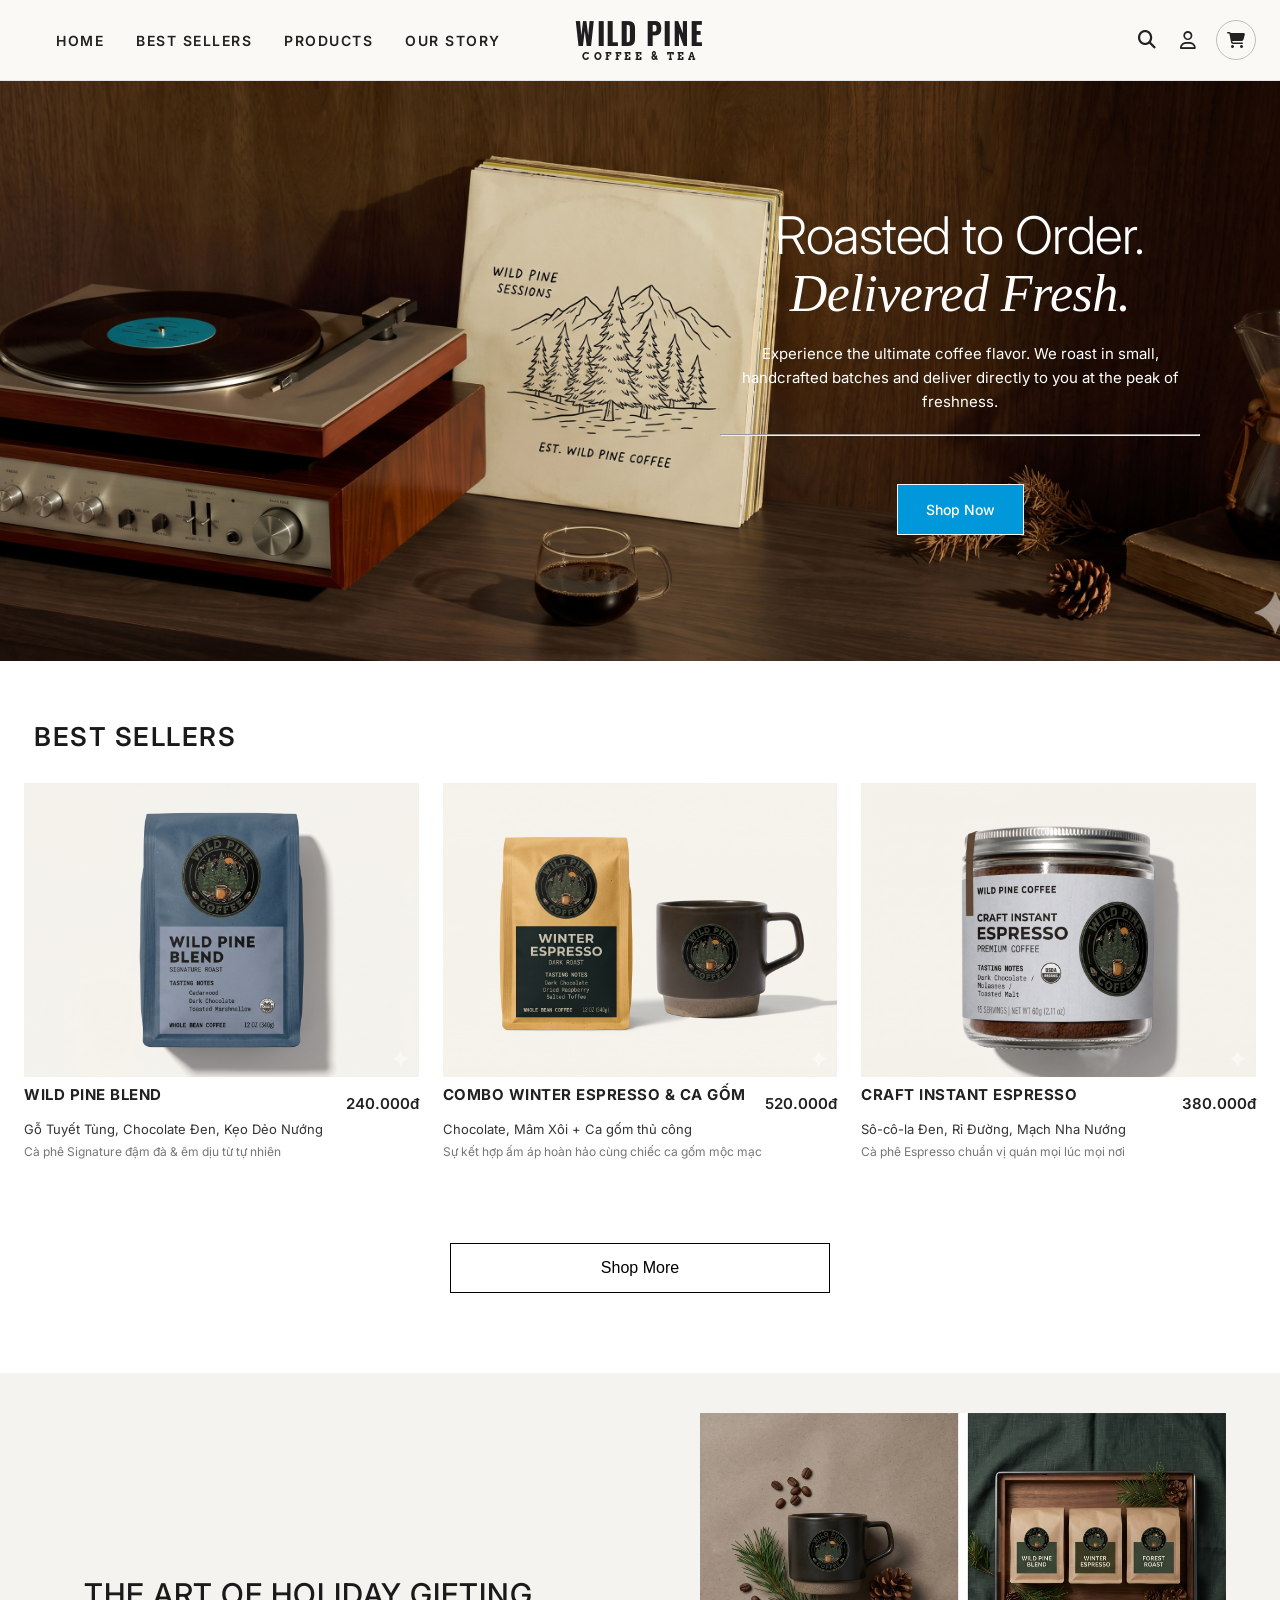
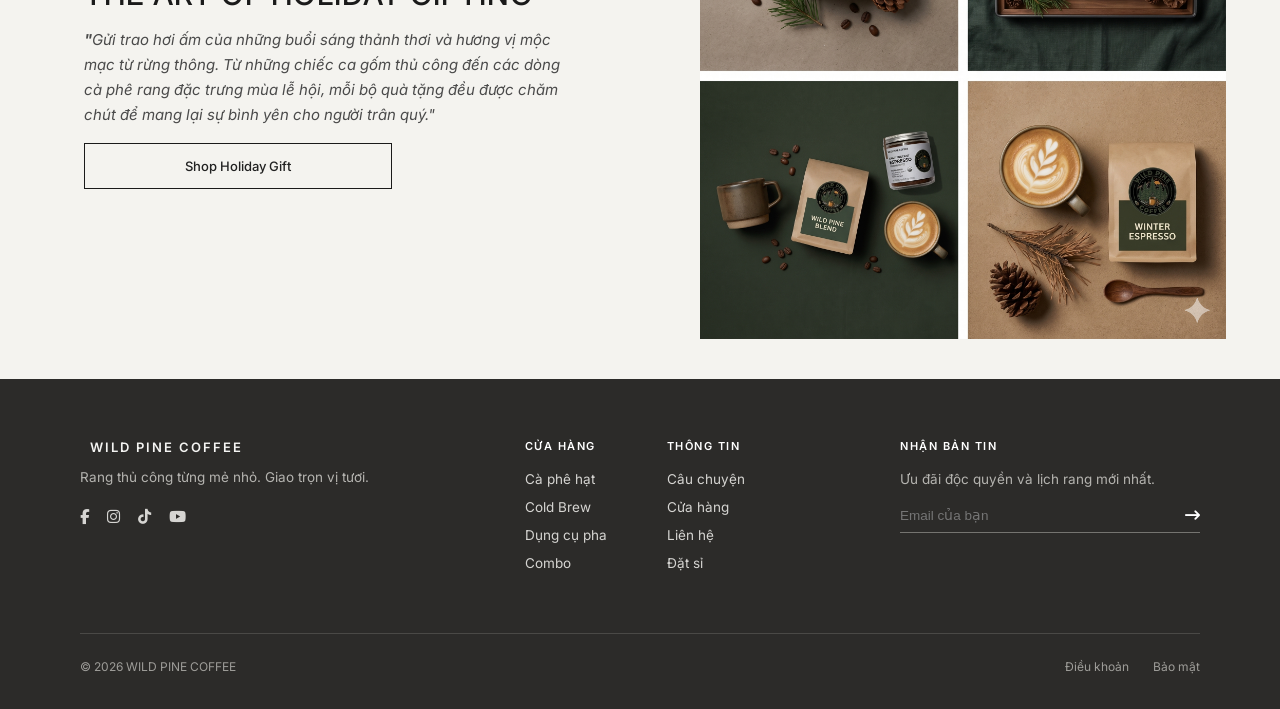
<file: index.html>
<!doctype html>
<html lang="en">

<head>
  <meta charset="UTF-8" />
  <meta name="viewport" content="width=device-width, initial-scale=1.0" />
  <title>Wild Pine Coffee</title>
  <link rel="stylesheet" href="style.css" />
  <link rel="stylesheet" href="https://cdnjs.cloudflare.com/ajax/libs/font-awesome/6.4.0/css/all.min.css" />
  <link rel="preconnect" href="https://fonts.googleapis.com">
  <link rel="preconnect" href="https://fonts.gstatic.com" crossorigin>
  <link href="https://fonts.googleapis.com/css2?family=Bitter:wght@600;700&family=Fraunces:opsz,wght@9..144,600;9..144,700&display=swap"rel="stylesheet">
  <link href="https://fonts.googleapis.com/css2?family=Playfair+Display:wght@700&display=swap" rel="stylesheet">
  <link href="https://fonts.googleapis.com/css2?family=Arvo:wght@700&family=Oswald:wght@700&display=swap"rel="stylesheet">
  <link href="https://fonts.googleapis.com/css2?family=Inter:wght@400;500;600&display=swap" rel="stylesheet">
  <link rel="stylesheet" href="https://cdnjs.cloudflare.com/ajax/libs/font-awesome/6.5.1/css/all.min.css">
</head>

<body>
  <header class="header">
    <div class="header-container">
      <!-- Menu -->
      <nav class="nav-menu">
        <a href="index.html" class="nav-link">Home</a>
        <a href="#best-sellers-section-id" class="nav-link">Best sellers</a>
        <a href="shop.html" class="nav-link">Products</a>
        <a href="#" class="nav-link">Our Story</a>
      </nav>

      <!-- Logo -->
      <div class="logo-box">
        <a href="#" class="brand-logo">
          <span class="brand-main">WILD PINE</span>
          <span class="brand-sub">COFFEE & TEA</span>
        </a>
      </div>

      <!--Action box-->
      <div class="action-box">
        <button class="icon-btn">
          <i class="fa-solid fa-magnifying-glass"></i>
        </button>
        <a class="icon-btn" href="login.html">
          <i class="fa-regular fa-user"></i>
        </a>
        <button class="cart-btn">
          <!-- Vòng tròn bao -->
          <div class="cart-circle">
            <i class="fa-solid fa-cart-shopping"></i>
          </div>
        </button>
      </div>
    </div>
  </header>

  <!-- ====================== -->
  <!-- BANNER -->
  <section class="hero">
    <div class="hero-container">
      <div class="hero-content">

        <h1 class="hero-title">
          Roasted to Order.<br />
          <span class="hero-title-second">Delivered Fresh.</span>
        </h1>

        <p class="hero-desc">
          Experience the ultimate coffee flavor. We roast in small, handcrafted batches and deliver directly to you at
          the peak of freshness.
          <!-- Thưởng thức chất cà phê tinh túy nhất. Rang thủ công theo từng mẻ nhỏ, giao trực tiếp đến bạn ở thời điểm tươi mới hoàn hảo. -->
        </p>
        <hr>
        <div class="hero-actions">
          <a href="shop.html" class="buy-btn">Shop Now</a>
        </div>
      </div>
    </div>
  </section>

  <!-- PHẦN 3 -->
  <section id="best-sellers-section-id" class="best-sellers-section">
    <div class="container">

      <h2 class="section-title">BEST SELLERS</h2>

      <!-- Lưới chứa 4 thẻ sản phẩm -->
      <div class="products-grid">

        <!-- SẢN PHẨM 1 -->
        <div class="product-card">
          <div class="product-img-box">

            <img src="./images/items1.png" alt="" />
          </div>

          <div class="product-info">
            <div class="title-price-row">
              <h3 class="product-name">WILD PINE BLEND</h3>
              <span class="product-price">240.000đ</span>
            </div>
            <p class="product-desc">Gỗ Tuyết Tùng, Chocolate Đen, Kẹo Dẻo Nướng</p>
            <p class="product-meta"> Cà phê Signature đậm đà & êm dịu từ tự nhiên</p>

          </div>

          <button class="add-to-cart-btn">Add to Cart</button>
        </div>

        <!-- SẢN PHẨM 2 -->
        <div class="product-card">
          <div class="product-img-box">
            <img src="./images/item2.png" alt="Winter Espresso Set" />
          </div>

          <div class="product-info">
            <div class="title-price-row">
              <h3 class="product-name">COMBO WINTER ESPRESSO & CA GỐM</h3>
              <span class="product-price">520.000đ</span>
            </div>
            <p class="product-desc">Chocolate, Mâm Xôi + Ca gốm thủ công</p>
            <p class="product-meta">Sự kết hợp ấm áp hoàn hảo cùng chiếc ca gốm mộc mạc</p>
          </div>

          <button class="add-to-cart-btn">Add to Cart</button>
        </div>

        <!-- SẢN PHẨM 3 -->
        <div class="product-card">
          <div class="product-img-box">
            <img src="./images/item3.png" alt="Craft Instant Espresso" />
          </div>

          <div class="product-info">
            <div class="title-price-row">
              <h3 class="product-name">CRAFT INSTANT ESPRESSO</h3>
              <span class="product-price">380.000đ</span>
            </div>
            <p class="product-desc">Sô-cô-la Đen, Rỉ Đường, Mạch Nha Nướng</p>
            <p class="product-meta">Cà phê Espresso chuẩn vị quán mọi lúc mọi nơi</p>
          </div>

          <button class="add-to-cart-btn">Add to Cart</button>
        </div>

        <div>
          <button class="btn-shop-more">Shop More</button>
        </div>
      </div>
    </div>
  </section>

  <!-- PHẦN 4: GIFT -->
  <section class="gift-section">
    <div class="container gift-grid">

      <div class="gift-content">
        <h2 class="gift-title">THE ART OF HOLIDAY GIFTING</h2>
        <p class="gift-desc">
          <strong class="make-strong">"</strong>Gửi trao hơi ấm của những buổi sáng thảnh thơi và hương vị mộc mạc từ
          rừng thông. Từ những chiếc ca gốm thủ công đến các dòng cà phê rang đặc trưng mùa lễ hội, mỗi bộ quà tặng đều
          được chăm chút để mang lại sự bình yên cho người trân quý."
        </p>
        <a href="#gift-guide" class="gift-btn">Shop Holiday Gift</a>
      </div>


      <div class="gift-collage">
        <div class="collage-item">
          <img src="./images/gift.png" alt="Coffee and Mug Set" />
        </div>
      </div>

    </div>
  </section>



  <footer class="wp-footer">
    <div class="wp-container">
      <div class="wp-top">

        <div class="wp-brand-col">
          <div class="wp-logo">
            <span class="dot"></span> WILD PINE COFFEE
          </div>
          <p class="wp-tagline">Rang thủ công từng mẻ nhỏ. Giao trọn vị tươi.</p>
          <div class="wp-socials">
            <a href="#" aria-label="Facebook"><i class="fa-brands fa-facebook-f"></i></a>
            <a href="#" aria-label="Instagram"><i class="fa-brands fa-instagram"></i></a>
            <a href="#" aria-label="TikTok"><i class="fa-brands fa-tiktok"></i></a>
            <a href="#" aria-label="YouTube"><i class="fa-brands fa-youtube"></i></a>
          </div>
        </div>


        <div class="wp-links">
          <div>
            <h4>CỬA HÀNG</h4>
            <a href="#">Cà phê hạt</a>
            <a href="#">Cold Brew</a>
            <a href="#">Dụng cụ pha</a>
            <a href="#">Combo</a>
          </div>
          <div>
            <h4>THÔNG TIN</h4>
            <a href="#">Câu chuyện</a>
            <a href="#">Cửa hàng</a>
            <a href="#">Liên hệ</a>
            <a href="#">Đặt sỉ</a>
          </div>
        </div>


        <div class="wp-newsletter">
          <h4>NHẬN BẢN TIN</h4>
          <p>Ưu đãi độc quyền và lịch rang mới nhất.</p>
          <form class="wp-form">
            <input type="email" placeholder="Email của bạn" required>
            <button type="submit" aria-label="Gửi"><i class="fa-solid fa-arrow-right-long"></i></button>
          </form>
        </div>
      </div>


      <div class="wp-bottom">
        <span>© 2026 WILD PINE COFFEE</span>
        <div class="wp-legal">
          <a href="#">Điều khoản</a>
          <a href="#">Bảo mật</a>
        </div>
      </div>
    </div>
  </footer>
</body>

</html>
</file>
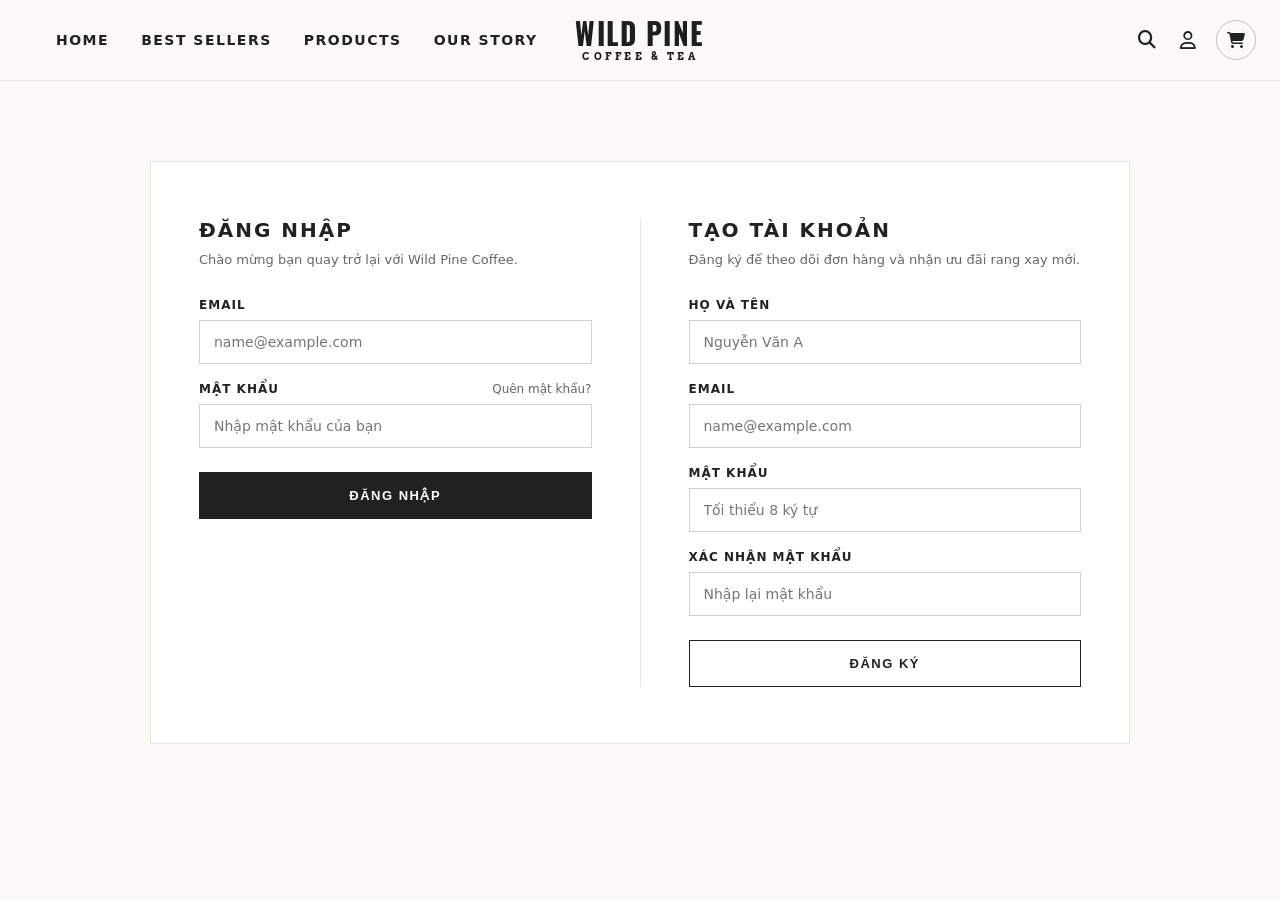
<file: login.html>
<!doctype html>
<html lang="vi">
  <head>
  <meta charset="UTF-8" />
  <meta name="viewport" content="width=device-width, initial-scale=1.0" />
  <title>Wild Pine Coffee</title>
  <link rel="stylesheet" href="style.css" />
  <link rel="stylesheet" href="https://cdnjs.cloudflare.com/ajax/libs/font-awesome/6.4.0/css/all.min.css" />
  <link rel="preconnect" href="https://fonts.googleapis.com">
  <link rel="preconnect" href="https://fonts.gstatic.com" crossorigin>
  <link
    href="https://fonts.googleapis.com/css2?family=Bitter:wght@600;700&family=Fraunces:opsz,wght@9..144,600;9..144,700&display=swap"
    rel="stylesheet">
  <link href="https://fonts.googleapis.com/css2?family=Playfair+Display:wght@700&display=swap" rel="stylesheet">
  <link rel="preconnect" href="https://fonts.googleapis.com">
  <link rel="preconnect" href="https://fonts.gstatic.com" crossorigin>
  <link href="https://fonts.googleapis.com/css2?family=Arvo:wght@700&family=Oswald:wght@700&display=swap"
    rel="stylesheet">
</head>

<body>
  <header class="header">
    <div class="header-container">
      <!-- Menu -->
      <nav class="nav-menu">
        <a href="index.html" class="nav-link">Home</a>
        <a href="#best-sellers-section-id" class="nav-link">Best sellers</a>
        <a href="shop.html" class="nav-link">Products</a>
        <a href="#" class="nav-link">Our Story</a>
      </nav>

      <!-- Logo -->
      <div class="logo-box">
        <!-- <img src="images/logoWPC.png" class="logo-img" alt="Wild Pine Coffee Logo" />
        <span class="logo-text">WILD PINE COFFEE</span> -->
        <a href="#" class="brand-logo">
          <span class="brand-main">WILD PINE</span>
            <span class="brand-sub">COFFEE & TEA</span>
            </a>
      </div>

      <!--Action box-->
      <div class="action-box">
        <button class="icon-btn">
          <i class="fa-solid fa-magnifying-glass"></i>
        </button>
        <a class="icon-btn" href="login.html">
          <i class="fa-regular fa-user"></i>
        </a>
        <button class="cart-btn">
          <!-- Vòng tròn bao -->
          <div class="cart-circle">
            <i class="fa-solid fa-cart-shopping"></i>
          </div>
        </button>
      </div>
    </div>
  </header>

    <main class="auth-page">
      <div class="auth-wrapper">
        
    
        <div class="auth-column">
          <h1 class="auth-title">ĐĂNG NHẬP</h1>
          <p class="auth-subtitle">Chào mừng bạn quay trở lại với Wild Pine Coffee.</p>

          <form class="auth-form">
            <div class="form-group">
              <label for="login-email" class="form-label">Email</label>
              <input 
                type="email" 
                id="login-email" 
                class="form-input" 
                placeholder="name@example.com" 
                required 
              />
            </div>

            <div class="form-group">
              <div class="label-row">
                <label for="login-password" class="form-label">Mật khẩu</label>
                <a href="#" class="forgot-link">Quên mật khẩu?</a>
              </div>
              <input 
                type="password" 
                id="login-password" 
                class="form-input" 
                placeholder="Nhập mật khẩu của bạn" 
                required 
              />
            </div>

            <button type="submit" class="auth-btn">Đăng nhập</button>
          </form>
        </div>

       
        <div class="auth-divider"></div>

        <div class="auth-column">
          <h2 class="auth-title">TẠO TÀI KHOẢN</h2>
          <p class="auth-subtitle">Đăng ký để theo dõi đơn hàng và nhận ưu đãi rang xay mới.</p>

          <form class="auth-form">
            <div class="form-group">
              <label for="reg-name" class="form-label">Họ và tên</label>
              <input 
                type="text" 
                id="reg-name" 
                class="form-input" 
                placeholder="Nguyễn Văn A" 
                required 
              />
            </div>

            <div class="form-group">
              <label for="reg-email" class="form-label">Email</label>
              <input 
                type="email" 
                id="reg-email" 
                class="form-input" 
                placeholder="name@example.com" 
                required 
              />
            </div>

            <div class="form-group">
              <label for="reg-password" class="form-label">Mật khẩu</label>
              <input 
                type="password" 
                id="reg-password" 
                class="form-input" 
                placeholder="Tối thiểu 8 ký tự" 
                required 
              />
            </div>

            <div class="form-group">
              <label for="reg-confirm" class="form-label">Xác nhận mật khẩu</label>
              <input 
                type="password" 
                id="reg-confirm" 
                class="form-input" 
                placeholder="Nhập lại mật khẩu" 
                required 
              />
            </div>

            <!-- Dùng thêm class .outline để tạo nút viền đen nền trắng giúp phân biệt 2 cột -->
            <button type="submit" class="auth-btn outline">Đăng ký</button>
          </form>
        </div>

      </div>
    </main>
  </body>
</html>
</file>
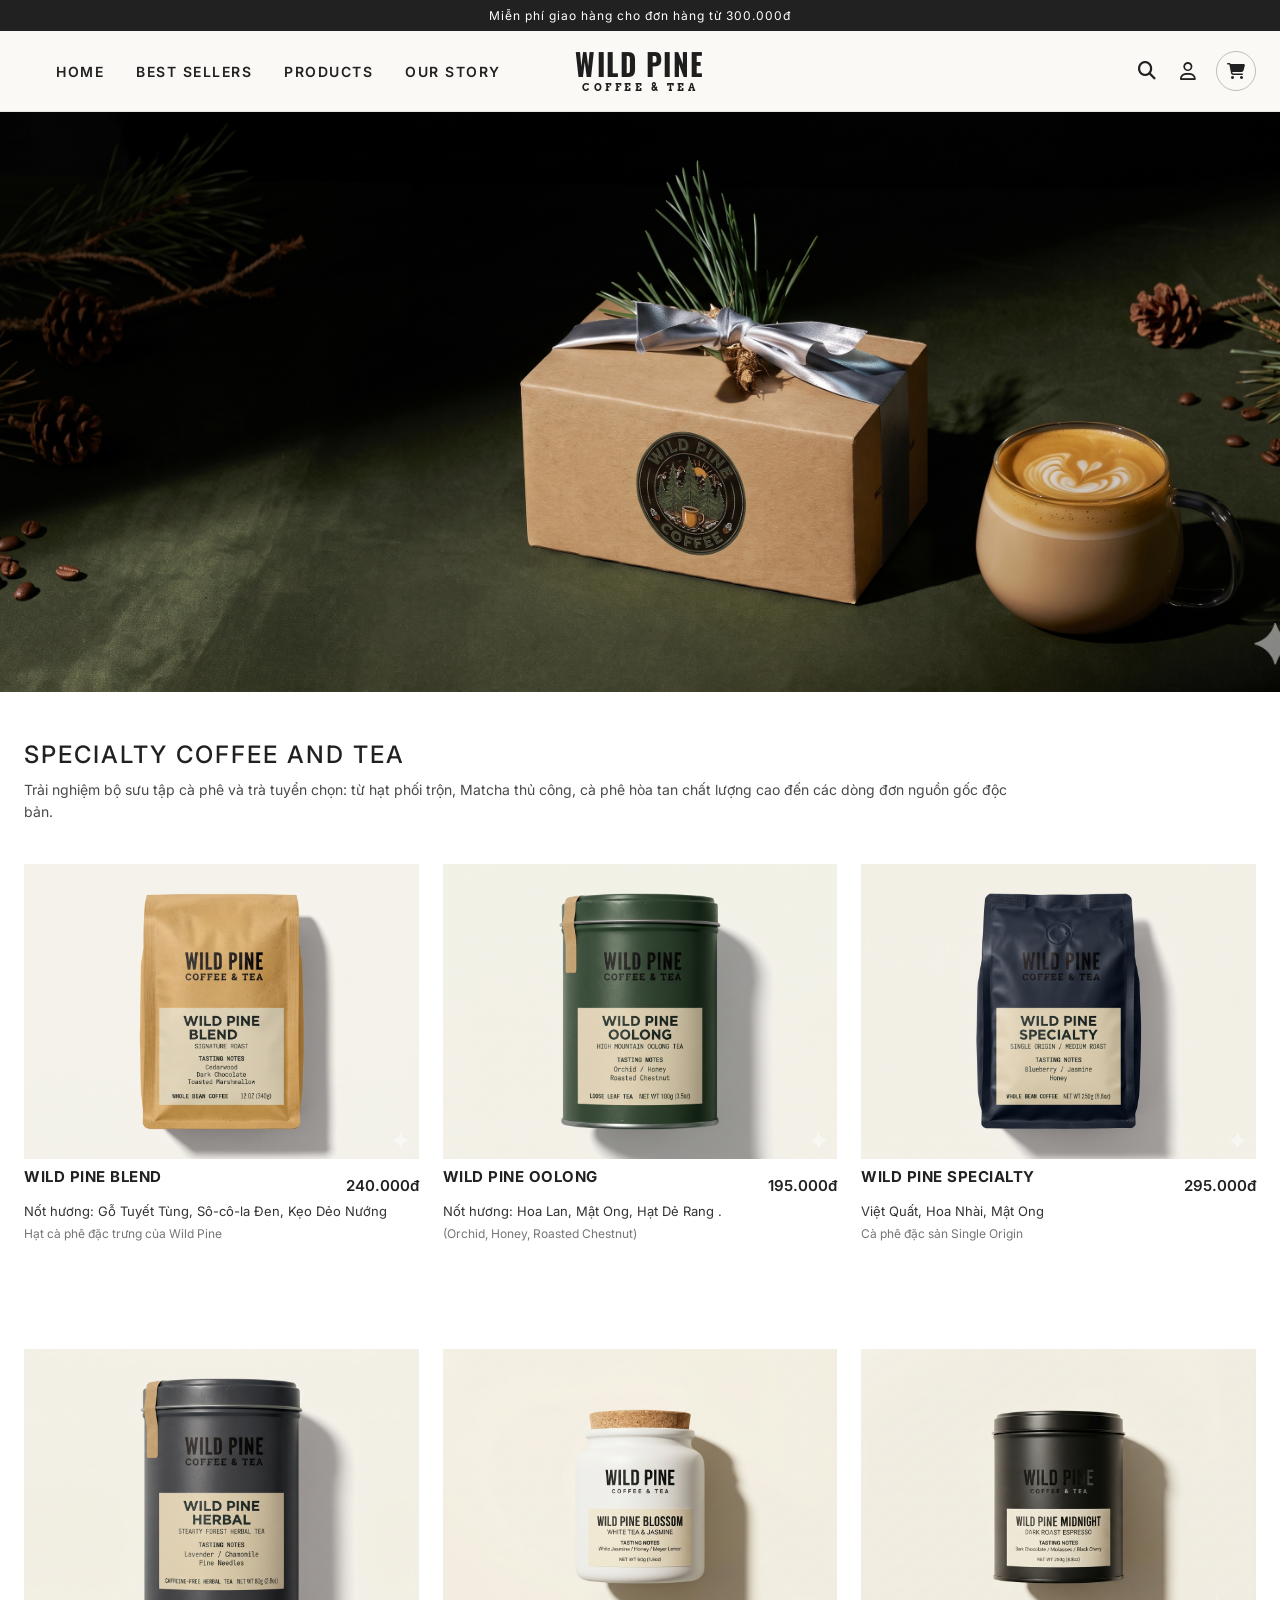
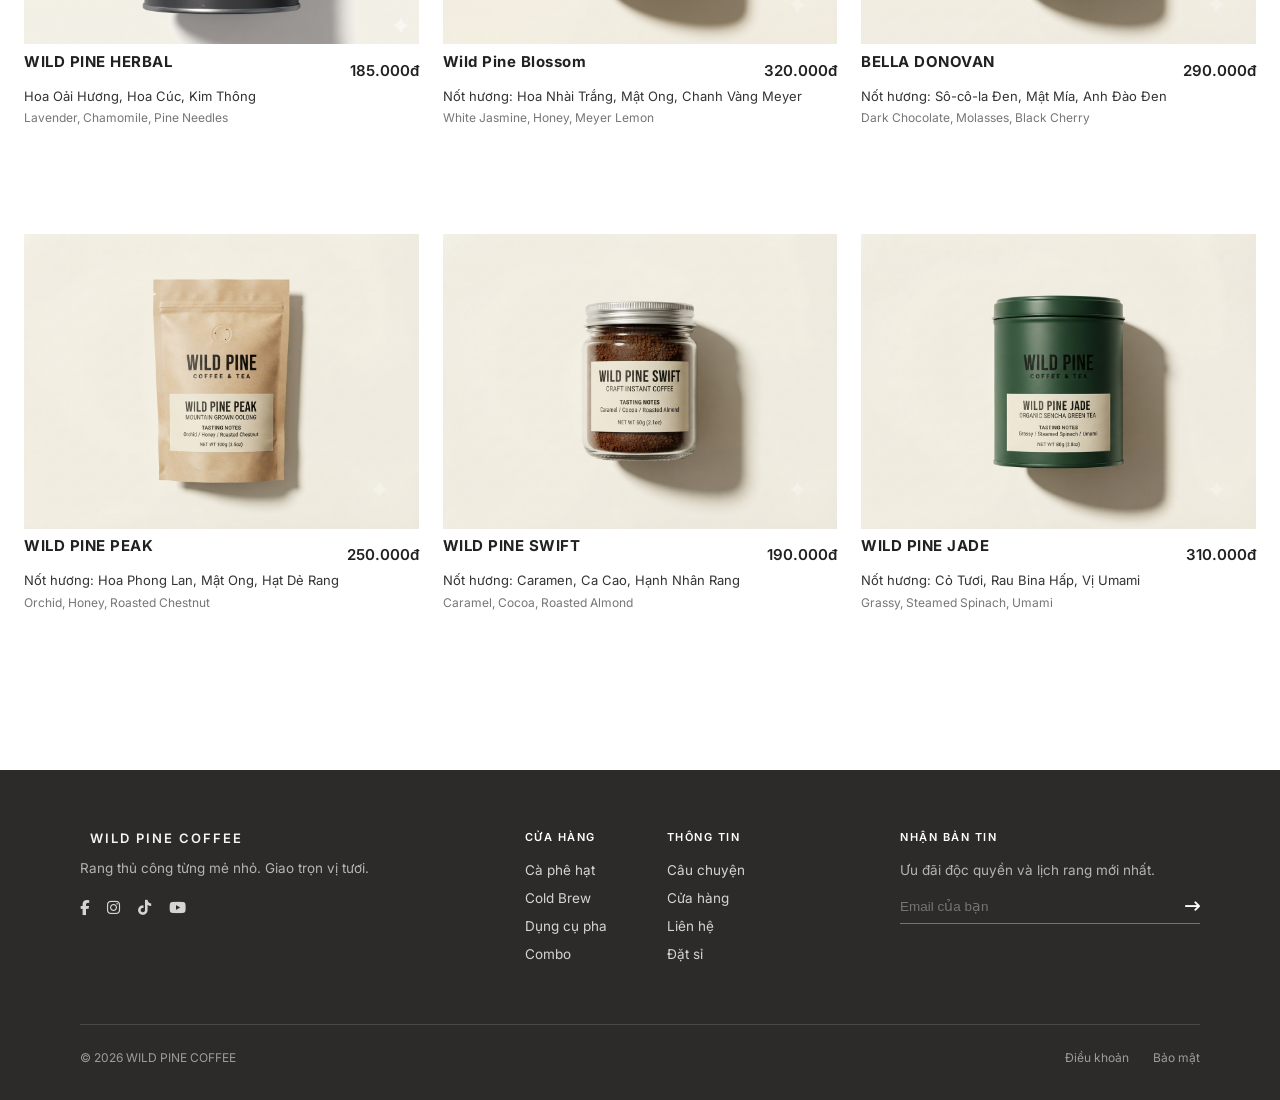
<file: shop.html>
<!doctype html>
<html lang="vi">

<head>
  <meta charset="UTF-8" />
  <meta name="viewport" content="width=device-width, initial-scale=1.0" />
  <title>Wild Pine Coffee</title>
  <link rel="stylesheet" href="style.css" />
  <link rel="stylesheet" href="https://cdnjs.cloudflare.com/ajax/libs/font-awesome/6.4.0/css/all.min.css" />
  <link rel="preconnect" href="https://fonts.googleapis.com">
  <link rel="preconnect" href="https://fonts.gstatic.com" crossorigin>
  <link href="https://fonts.googleapis.com/css2?family=Bitter:wght@600;700&family=Fraunces:opsz,wght@9..144,600;9..144,700&display=swap"rel="stylesheet">
  <link href="https://fonts.googleapis.com/css2?family=Playfair+Display:wght@700&display=swap" rel="stylesheet">
  <link href="https://fonts.googleapis.com/css2?family=Arvo:wght@700&family=Oswald:wght@700&display=swap"rel="stylesheet">
  <link href="https://fonts.googleapis.com/css2?family=Inter:wght@400;500;600&display=swap" rel="stylesheet">
  <link rel="stylesheet" href="https://cdnjs.cloudflare.com/ajax/libs/font-awesome/6.5.1/css/all.min.css">
</head>

<body>
    <div class="top-bar">
        <span>Miễn phí giao hàng cho đơn hàng từ 300.000đ</span>
    </div>
    <header class="header">
        <div class="header-container">
            <!-- Menu -->
            <nav class="nav-menu">
                <a href="index.html" class="nav-link">Home</a>
                <a href="index.html#best-sellers-section-id" class="nav-link">Best sellers</a>
                <a href="shop.html" class="nav-link">Products</a>
                <a href="#" class="nav-link">Our Story</a>
            </nav>

            <!-- Logo -->
            <div class="logo-box">
                <a href="#" class="brand-logo">
                    <span class="brand-main">WILD PINE</span>
                    <span class="brand-sub">COFFEE & TEA</span>
                </a>
            </div>

            <!--Action box-->
            <div class="action-box">
                <button class="icon-btn">
                    <i class="fa-solid fa-magnifying-glass"></i>
                </button>
                <a class="icon-btn" href="login.html">
                    <i class="fa-regular fa-user"></i>
                </a>
                <button class="cart-btn">
                    <!-- Vòng tròn bao -->
                    <div class="cart-circle">
                        <i class="fa-solid fa-cart-shopping"></i>
                    </div>
                </button>
            </div>
        </div>
    </header>

    <!-- ====================== -->
    <!-- BANNER -->
    <section class="hero2">
        <div class="hero-container">

    </section>

    <!-- 2. PHẦN GIỚI THIỆU & LƯỚI 9 SẢN PHẨM -->
    <main class="shop-main">
        <div class="container">

          
            <div class="shop-intro">
                <h1 class="shop-intro-title">SPECIALTY COFFEE AND TEA</h1>
                <p class="shop-intro-desc">
                    Trải nghiệm bộ sưu tập cà phê và trà tuyển chọn: từ hạt phối trộn, Matcha thủ công, cà phê hòa tan
                    chất lượng cao đến các dòng đơn nguồn gốc độc bản.
                </p>
            </div>

          
            <div class="shop-grid">

            
                <div class="product-card">
                    <div class="product-img-box">
    
                        <img src="./images/sp2.png"
                            alt="Winter Espresso Set" />
                    </div>
                    <div class="product-info">
                        <div class="title-price-row">
                            <h3 class="product-name">WILD PINE BLEND</h3>
                            <span class="product-price">240.000đ</span>
                        </div>
                        <p class="product-desc">Nốt hương: Gỗ Tuyết Tùng, Sô-cô-la Đen, Kẹo Dẻo Nướng</p>
                        <p class="product-meta">Hạt cà phê đặc trưng của Wild Pine</p>
                    </div>
                    <button class="add-to-cart-btn">Add to Cart</button>
                </div>

                <!-- SẢN PHẨM 2 -->
                <div class="product-card">
                    <div class="product-img-box">
                        <img src="./images/sp3.png"
                            alt="Hayes Valley Espresso" />
                    </div>
                    <div class="product-info">
                        <div class="title-price-row">
                            <h3 class="product-name">WILD PINE OOLONG</h3>
                            <span class="product-price">195.000đ</span>
                        </div>
                        <p class="product-desc">Nốt hương: Hoa Lan, Mật Ong, Hạt Dẻ Rang .</p>
                        <p class="product-meta">(Orchid, Honey, Roasted Chestnut)</p>
                    </div>
                    <button class="add-to-cart-btn">Add to Cart</button>
                </div>

                <!-- SẢN PHẨM 3 -->
                <div class="product-card">
                    <div class="product-img-box">
                        <img src="./images/sp4.png"
                            alt="Craft Instant Espresso" />
                    </div>
                    <div class="product-info">
                        <div class="title-price-row">
                            <h3 class="product-name">WILD PINE SPECIALTY</h3>
                            <span class="product-price">295.000đ</span>
                        </div>
                        <p class="product-desc">Việt Quất, Hoa Nhài, Mật Ong</p>
                        <p class="product-meta">Cà phê đặc sản Single Origin</p>
                    </div>
                    <button class="add-to-cart-btn">Add to Cart</button>
                </div>

                <!-- SẢN PHẨM 4 -->
                <div class="product-card">
                    <div class="product-img-box">
                        <img src="./images/sp5.png"
                            alt="Giant Steps" />
                    </div>
                    <div class="product-info">
                        <div class="title-price-row">
                            <h3 class="product-name">WILD PINE HERBAL</h3>
                            <span class="product-price">185.000đ</span>
                        </div>
                        <p class="product-desc">Hoa Oải Hương, Hoa Cúc, Kim Thông</p>
                        <p class="product-meta">Lavender, Chamomile, Pine Needles</p>
                    </div>
                    <button class="add-to-cart-btn">Add to Cart</button>
                </div>

                <!-- SẢN PHẨM 5 -->
                <div class="product-card">
                    <div class="product-img-box">
                        <img src="./images/sp6.png"
                            alt="Mexico Chiapas" />
                    </div>
                    <div class="product-info">
                        <div class="title-price-row">
                            <h3 class="product-name">Wild Pine Blossom </h3>
                            <span class="product-price">320.000đ</span>
                        </div>
                        <p class="product-desc">Nốt hương: Hoa Nhài Trắng, Mật Ong, Chanh Vàng Meyer</p>
                        <p class="product-meta">White Jasmine, Honey, Meyer Lemon</p>
                    </div>
                    <button class="add-to-cart-btn">Add to Cart</button>
                </div>

                <!-- SẢN PHẨM 6 -->
                <div class="product-card">
                    <div class="product-img-box">
                        
                        <img src="./images/sp7.png"
                            alt="Bella Donovan" />
                    </div>
                    <div class="product-info">
                        <div class="title-price-row">
                            <h3 class="product-name">BELLA DONOVAN</h3>
                            <span class="product-price">290.000đ</span>
                        </div>
                        <p class="product-desc">Nốt hương: Sô-cô-la Đen, Mật Mía, Anh Đào Đen</p>
                        <p class="product-meta">Dark Chocolate, Molasses, Black Cherry</p>
                    </div>
                    <button class="add-to-cart-btn">Add to Cart</button>
                </div>

                <!-- SẢN PHẨM 7 -->
                <div class="product-card">
                    <div class="product-img-box">
  
                        <img src="./images/sp8.png"
                            alt="Craft Matcha" />
                    </div>
                    <div class="product-info">
                        <div class="title-price-row">
                            <h3 class="product-name">WILD PINE PEAK </h3>
                            <span class="product-price">250.000đ</span>
                        </div>
                        <p class="product-desc">Nốt hương: Hoa Phong Lan, Mật Ong, Hạt Dẻ Rang</p>
                        <p class="product-meta">Orchid, Honey, Roasted Chestnut</p>
                    </div>
                    <button class="add-to-cart-btn">Add to Cart</button>
                </div>

                <!-- SẢN PHẨM 8 -->
                <div class="product-card">
                    <div class="product-img-box">
                        <img src="./images/sp9.png"
                            alt="Night Light Decaf" />
                    </div>
                    <div class="product-info">
                        <div class="title-price-row">
                            <h3 class="product-name">WILD PINE SWIFT </h3>
                            <span class="product-price">190.000đ</span>
                        </div>
                        <p class="product-desc">Nốt hương: Caramen, Ca Cao, Hạnh Nhân Rang</p>
                        <p class="product-meta">Caramel, Cocoa, Roasted Almond</p>
                    </div>
                    <button class="add-to-cart-btn">Add to Cart</button>
                </div>

                <!-- SẢN PHẨM 9 -->
                <div class="product-card">
                    <div class="product-img-box">
                        <img src="./images/sp10.png"
                            alt="Three Africas" />
                    </div>
                    <div class="product-info">
                        <div class="title-price-row">
                            <h3 class="product-name">WILD PINE JADE</h3>
                            <span class="product-price">310.000đ</span>
                        </div>
                        <p class="product-desc">Nốt hương: Cỏ Tươi, Rau Bina Hấp, Vị Umami</p>
                        <p class="product-meta">Grassy, Steamed Spinach, Umami</p>
                    </div>
                    <button class="add-to-cart-btn">Add to Cart</button>
                </div>
            </div>

        </div>
        </div>
    </main>
    <footer class="wp-footer">
    <div class="wp-container">
      <div class="wp-top">

        <div class="wp-brand-col">
          <div class="wp-logo">
            <span class="dot"></span> WILD PINE COFFEE
          </div>
          <p class="wp-tagline">Rang thủ công từng mẻ nhỏ. Giao trọn vị tươi.</p>
          <div class="wp-socials">
            <a href="#" aria-label="Facebook"><i class="fa-brands fa-facebook-f"></i></a>
            <a href="#" aria-label="Instagram"><i class="fa-brands fa-instagram"></i></a>
            <a href="#" aria-label="TikTok"><i class="fa-brands fa-tiktok"></i></a>
            <a href="#" aria-label="YouTube"><i class="fa-brands fa-youtube"></i></a>
          </div>
        </div>


        <div class="wp-links">
          <div>
            <h4>CỬA HÀNG</h4>
            <a href="#">Cà phê hạt</a>
            <a href="#">Cold Brew</a>
            <a href="#">Dụng cụ pha</a>
            <a href="#">Combo</a>
          </div>
          <div>
            <h4>THÔNG TIN</h4>
            <a href="#">Câu chuyện</a>
            <a href="#">Cửa hàng</a>
            <a href="#">Liên hệ</a>
            <a href="#">Đặt sỉ</a>
          </div>
        </div>


        <div class="wp-newsletter">
          <h4>NHẬN BẢN TIN</h4>
          <p>Ưu đãi độc quyền và lịch rang mới nhất.</p>
          <form class="wp-form">
            <input type="email" placeholder="Email của bạn" required>
            <button type="submit" aria-label="Gửi"><i class="fa-solid fa-arrow-right-long"></i></button>
          </form>
        </div>
      </div>


      <div class="wp-bottom">
        <span>© 2026 WILD PINE COFFEE</span>
        <div class="wp-legal">
          <a href="#">Điều khoản</a>
          <a href="#">Bảo mật</a>
        </div>
      </div>
    </div>
  </footer>
</body>

</html>
</file>
<file: style.css>
/* RESET */
* {
  margin: 0;
  padding: 0;
  box-sizing: border-box;
}
@import url('https://fonts.googleapis.com/css2?family=Inter:wght@400;500&family=Plus+Jakarta+Sans:wght@400;500&family=Schibsted+Grotesk:wght@400;500&display=swap');


body {
  /* font-family: Arial, Helvetica, sans-serif; */
  font-family:
    Inter,
    system-ui,
    -apple-system,
    sans-serif;
  background-color: #faf9f6;
}

/* TOP BAR */
.top-bar {
  background-color: #212121;
  color: #ffffff;
  font-size: 12px;
  text-align: center;
  padding: 8px 16px;
  letter-spacing: 1px;
}

/* ================================================================================= */
/* HEADER */
.header {
  background-color: #faf9f6;
  border-bottom: 1px solid #e5e5e5;
  position: sticky;
  top: 0;
  z-index: 100;
}

.header-container {
  max-width: 1400px;
  margin: 0 auto;
  height: 80px;
  padding: 0 24px;

  display: flex;
  justify-content: space-between;
  align-items: center;
}

.nav-menu {
  display: flex;
}

.nav-link {
  text-decoration: none;
  color: #212121;
  font-size: 14px;
  font-weight: 600;
  text-transform: uppercase;
  letter-spacing: 1.5px;
  margin-left: 32px;
  
}

/* HOVER */

.nav-link:hover 
{
  color: #212121;
  text-decoration: underline;
  text-underline-offset: 6px;
  transform: scale(1.05);
}
.nav-link:focus 
{
  color: #212121;
  text-decoration: underline;
  text-underline-offset: 6px;
  transform: scale(1.05);
}

/* LOGO */
.brand-logo {
    display: inline-flex;
    flex-direction: column;
    align-items: center;
    text-decoration: none;
    line-height: 1;
    color: #1e1e1e; 
}


.brand-main {
    font-family: 'Oswald', sans-serif; 
    font-size: 28px;
    font-weight: 700;
    letter-spacing: 1.5px;
    text-transform: uppercase;
    transform: scaleY(1.1);
}


.brand-sub {
    font-family: 'Arvo', serif;
    font-size: 10px;
    font-weight: 700;
    letter-spacing: 3.5px;
    text-transform: uppercase;
    margin-top: 4px;
}

.logo-box {
  display: flex;
  align-items: center;
  gap: 10px;
  position: absolute;
  left: 50%;
  transform: translateX(-50%);
}

.logo-img {
  height: 50px;
  width: auto;
  object-fit: contain;
}

.action-box {
  display: flex;
  align-items: center;
  gap: 16px;

}

.icon-btn {
  background: none;
  border: none;
  font-size: 18px;
  color: #212121;
  padding: 4px;
  cursor: pointer;
    transition: transform 0.5s ease;
}

.icon-btn:hover {
  color: #0098db;
    transition: transform 0.5s ease;
    transform: scale(1.10);
}

.cart-btn {
  background: none;
  border: none;
  cursor: pointer;
}

.cart-circle:hover {
  color: #0098db;
}

.cart-circle {
  width: 40px;
  height: 40px;
  border: 1px solid #c0beba;
  border-radius: 50%;
  display: flex;
  align-items: center;
  justify-content: center;
  font-size: 16px;
  color: #212121;
}

/* ================= HERO BANNER ================= */

.hero {
  position: relative;
  min-height: 580px;
  background-image: url(images/BannerHero.png);
  background-size: cover;
  background-position: center;
  display: flex;
  align-items: center;
  color: #ffffff;
}
.hero2 {
  position: relative;
  min-height: 580px;
  background-image: url(images/Bannerhome.png);
  background-size: cover;
  background-position: center;
  display: flex;
  align-items: center;
  color: #ffffff;
}

.hero-overlay {
  position: absolute;
  top: 0;
  left: 0;
  width: 100%;
  height: 100%;
  /* background: linear-gradient(90deg, rgba(15, 15, 15, 0.9) 0%, rgba(15, 15, 15, 0.5) 60%, transparent 100%); */
  z-index: 1;
}


.hero-container {
  max-width: 1400px;
  margin: 0 auto;
  padding: 0 80px;
  width: 100%;
  position: relative;
  z-index: 2;

}

.hero-content {
  max-width: 480px;
  display: flex;
  flex-direction: column;
  gap: 20px;
  margin-left: auto;
  text-align: center;
  
}

.hero-title {
  font-size: 52px;
  line-height: 1.1;
  font-weight: 300;
  letter-spacing: -0.5px;
}

.hero-title-second {
  font-style: italic;
  font-weight: 400;
  font-family: ABC Marfa Regular, ui-serif, Cambria, Times New Roman, Times, serif;
}


.hero-desc {
  font-size: 15px;
  line-height: 1.6;
  color: #ffffff;
  font-weight: 400;
  font-family: Inter, system-ui, -apple-system, sans-serif;
}

.hero-actions {
  display: flex;
  gap: 16px;
  margin-top: 8px;
  align-self: center;
}

.buy-btn {
  background-color: #0098db;
  font-family: 'Schibsted Grotesk', 'Inter', 'Plus Jakarta Sans', -apple-system, BlinkMacSystemFont, sans-serif;;
  color: #ffffff;
  text-decoration: none;
  padding: 16px 28px;
  font-size: 14px;
  font-weight: 500;

  border: #faf9f6 solid 1px;
  cursor: pointer;
  margin-top: 20px;
  transition: transform 0.3s ease;
}

.buy-btn:hover {
  background-color: #faf9f6;
  color: #0098db;
  border: #0098db solid 1px;
}

/* ================================== */

.best-sellers-section {
  padding: 60px 0 80px 0;
  background-color: #ffffff;
}

.container {
  max-width: 1400px;
  margin: 0 auto;
  padding: 0 24px;
}

.section-title {
  font-size: 26px;
  font-weight: 600;
  color: #1a1a1a;
  letter-spacing: 1.5px;
  margin-bottom: 30px;
  padding-left: 10px;
}

.products-grid {
  display: grid;
  grid-template-columns: repeat(3, 1fr);
  gap: 24px;
}

.product-img-box {
  /* background-color: #f4f3f0; */
  aspect-ratio: 4 / 3;
  position: relative;
  display: flex;
  align-items: center;
  justify-content: center;
  /* padding: 24px; */
  margin-bottom: 16px;
  transition: all 0.3s ease;
}

.product-img-box:hover {
  transform: scale(1.05);
  transition: all 0.3s ease;
}

.product-img-box img {
  max-width: 100%;
  max-height: 100%;
  object-fit: contain;
}

.product-info {
  margin-bottom: 14px;
}

.title-price-row {
  display: flex;
  justify-content: space-between;
  align-items: flex-start;
  gap: 12px;
  margin-bottom: 6px;
}

.product-name {
  font-size: 15px;
  font-weight: 700;
  color: #212121;
  line-height: 2px;
  letter-spacing: 0.5px;
  flex: 1;
}

.product-price {
  font-size: 15px;
  font-weight: 600;
  color: #212121;
}

.product-desc {
  font-size: 13px;
  color: #333333;
  line-height: 1.6;
  margin-bottom: 4px;
}

.product-meta {
  font-size: 12px;
  color: #767676;
}

/* 4. NÚT ADD TO CART (HIỆN RA KHI DI CHUỘT VÀO THẺ) */
.add-to-cart-btn {
  width: 100%;
  background-color: #333333;
  color: #ffffff;
  border: none;
  box-sizing: border-box;
  padding: 15px 0;
  font-size: 14px;
  font-weight: 600;
  cursor: pointer;
  opacity: 0;
  visibility: hidden;
  transition: opacity 0.2s ease;

}

.product-card:hover .add-to-cart-btn {
  opacity: 1;
  visibility: visible;
}

.add-to-cart-btn:hover {
  background-color: #1a1a1a;
}

.btn-shop-more {
  background-color: #ffffff;
  color: #000000;
  border: 1px solid #000000;
  box-sizing: border-box;
  padding: 15px 150px;
  font-size: 16px;
  font-weight: 400;
  cursor: pointer;
  transition: all 0.3s ease;

}

.products-grid > div:last-child {
  grid-column: 1 / -1;
  text-align: center;
}

.btn-shop-more:hover {
  /* border: 2px solid #000000; */
  box-shadow: 0 4px 8px #999999;
  box-sizing: border-box;
  transition: all 0.3s ease;
}

/* ================= PHẦN 4: HOLIDAY GIFT ================= */

.gift-section {
  background-color: #F4F3EF;
  padding: 10px 0;
}

.gift-grid {
  display: grid;
  grid-template-columns: 1fr 1fr;
  gap: 60px;
  align-items: center;
}

.gift-content {
  max-width: 550px;
  padding-left: 60px;
}


.gift-title {
  font-family: 'Schibsted Grotesk', 'Inter', 'Plus Jakarta Sans', -apple-system, BlinkMacSystemFont, sans-serif;
  color: #1A1A1A;
  font-size: 30px;
  font-weight: 500;
  letter-spacing: 1px;
  margin-bottom: 16px;
}


.gift-desc {
  font-size: 15px;
  font-style: italic;
  line-height: 1.65;
  color: #4a4a4a;
  margin-bottom: 28px;
}

.gift-btn {
  color: #212121;
  text-decoration: none;
  font-size: 13px;
  font-weight: 500;
  border: 1px solid #1A1A1A;
  padding: 14px 100px;
  transition: box-shadow 0.2s ease;
}

.gift-btn:hover {
  box-shadow: 0 4px 8px #999999;
}

.gift-collage {
 padding: 30px 30px;
}

.collage-item img {
  width: 100%;
  height: 100%;
  object-fit: cover;
  display: block;
}


.shop-banner {
  width: 100%;
  height: 360px; 
  background-color: #181a17; 
  overflow: hidden; 
}

.shop-banner img {
  width: 100%;
  height: 100%;
  object-fit: cover; 
  object-position: center; 
  display: block; 
}


.shop-main {
  padding: 48px 0 100px 0;
  background-color: #ffffff;
}


.shop-intro {
  margin-bottom: 40px; 
  max-width: 1000px; 
}

.shop-intro-title {
  font-size: 24px;
  font-weight: 500;
  letter-spacing: 2px;
  color: #212121;
  margin-bottom: 10px;
}

.shop-intro-desc {
  font-size: 14px;
  line-height: 1.6;
  color: #4a4a4a;
}


.shop-grid {
  display: grid;
  grid-template-columns: repeat(3, 1fr); 
  column-gap: 24px; 
  row-gap: 48px; 
}
/* ==========================================================================
  TRANG ĐĂNG NHẬP */
  
.auth-page {
  background-color: #faf9f6;
  padding: 80px 24px;
  display: flex;
  justify-content: center;
}

.auth-wrapper {
  width: 100%;
  max-width: 980px;
  background-color: #ffffff;
  border: 1px solid #e5e5e5;
  padding: 56px 48px;

  display: grid;
  grid-template-columns: 1fr 1px 1fr;
  gap: 48px;
  align-items: start;
}

/* Đường kẻ dọc màu xám nhạt ngăn cách 2 cột */
.auth-divider {
  width: 1px;
  height: 100%;
  background-color: #e5e5e5;
}

.auth-title {
  font-size: 20px;
  font-weight: 600;
  letter-spacing: 2px;
  color: #212121;
  margin-bottom: 8px;
}

.auth-subtitle {
  font-size: 13px;
  color: #666666;
  line-height: 1.5;
  margin-bottom: 28px;
}

.auth-form {
  display: flex;
  flex-direction: column;
  gap: 18px;
}

.form-group {
  display: flex;
  flex-direction: column;
  gap: 8px;
}

.label-row {
  display: flex;
  justify-content: space-between;
  align-items: center;
}

.form-label {
  font-size: 12px;
  font-weight: 600;
  text-transform: uppercase;
  letter-spacing: 1px;
  color: #212121;
}

.forgot-link {
  font-size: 12px;
  color: #666666;
  text-decoration: none;
}

.forgot-link:hover {
  color: #0098db;
  text-decoration: underline;
}


.form-input {
  width: 100%;
  padding: 13px 14px;
  font-size: 14px;
  font-family: inherit;
  color: #212121;
  background-color: #ffffff;
  border: 1px solid #d4d2cc;
  outline: none;
  transition: border-color 0.2s ease;
}

.auth-btn {
  width: 100%;
  background-color: #212121;
  color: #ffffff;
  border: 1px solid #212121;
  padding: 15px 0;
  font-size: 13px;
  font-weight: 600;
  text-transform: uppercase;
  letter-spacing: 1.5px;
  cursor: pointer;
  margin-top: 6px;
  transition: all 0.2s ease;
}

.auth-btn:hover {
  background-color: #F4F3EF;
  color: #181a17;
}

.auth-btn.outline {
  background-color: #ffffff;
  color: #212121;
}

.auth-btn.outline:hover {
  background-color: #212121;
  color: #ffffff;
  border-color: #212121;
}
/* ==========================================================================
  footer */
.wp-footer {
    background-color: #2c2b29;
    color: #f4f4f2;
    font-family: 'Inter', sans-serif;
    padding: 60px 0 35px;
}

.wp-container {
    max-width: 1200px;
    margin: 0 auto;
    padding: 0 40px;
}

.wp-top {
    display: flex;
    justify-content: space-between;
    gap: 50px;
    padding-bottom: 50px;
    border-bottom: 1px solid #4a4946;
}

.wp-logo {
    display: flex;
    align-items: center;
    gap: 10px;
    font-size: 13px;
    font-weight: 600;
    letter-spacing: 2px;
    margin-bottom: 14px;
}

.wp-tagline {
    font-size: 13.5px;
    color: #b5b4b0;
    margin: 0 0 22px;
}

.wp-socials {
    display: flex;
    gap: 18px;
}

.wp-socials a {
    color: #d6d5d2;
    font-size: 15px;
    transition: color 0.2s;
}

.wp-socials a:hover {
    color: #ffffff;
}

/* Cột 2 */
.wp-links {
    display: flex;
    gap: 60px;
}

.wp-links h4,
.wp-newsletter h4 {
    font-size: 11px;
    font-weight: 600;
    letter-spacing: 1.5px;
    margin: 0 0 18px;
    color: #ffffff;
}

.wp-links a {
    display: block;
    color: #d6d5d2;
    text-decoration: none;
    font-size: 13.5px;
    margin-bottom: 12px;
    transition: color 0.2s;
}

.wp-links a:hover {
    color: #ffffff;
}

.wp-newsletter {
    max-width: 300px;
    width: 100%;
}

.wp-newsletter p {
    font-size: 13.5px;
    color: #b5b4b0;
    margin: 0 0 20px;
}

.wp-form {
    display: flex;
    border-bottom: 1px solid #757470;
    padding-bottom: 8px;
}

.wp-form:focus-within {
    border-color: #ffffff;
}

.wp-form input {
    flex: 1;
    background: transparent;
    border: none;
    outline: none;
    color: #ffffff;
    font-size: 13.5px;
}

.wp-form button {
    background: transparent;
    border: none;
    color: #ffffff;
    cursor: pointer;
    font-size: 15px;
}


.wp-bottom {
    padding-top: 25px;
    display: flex;
    justify-content: space-between;
    font-size: 12px;
    color: #9e9d99;
}

.wp-legal {
    display: flex;
    gap: 24px;
}

.wp-legal a {
    color: #9e9d99;
    text-decoration: none;
}

.wp-legal a:hover {
    color: #ffffff;
}

@media (max-width: 768px) {
    .wp-top {
        flex-direction: column;
        gap: 35px;
    }
}
</file>
